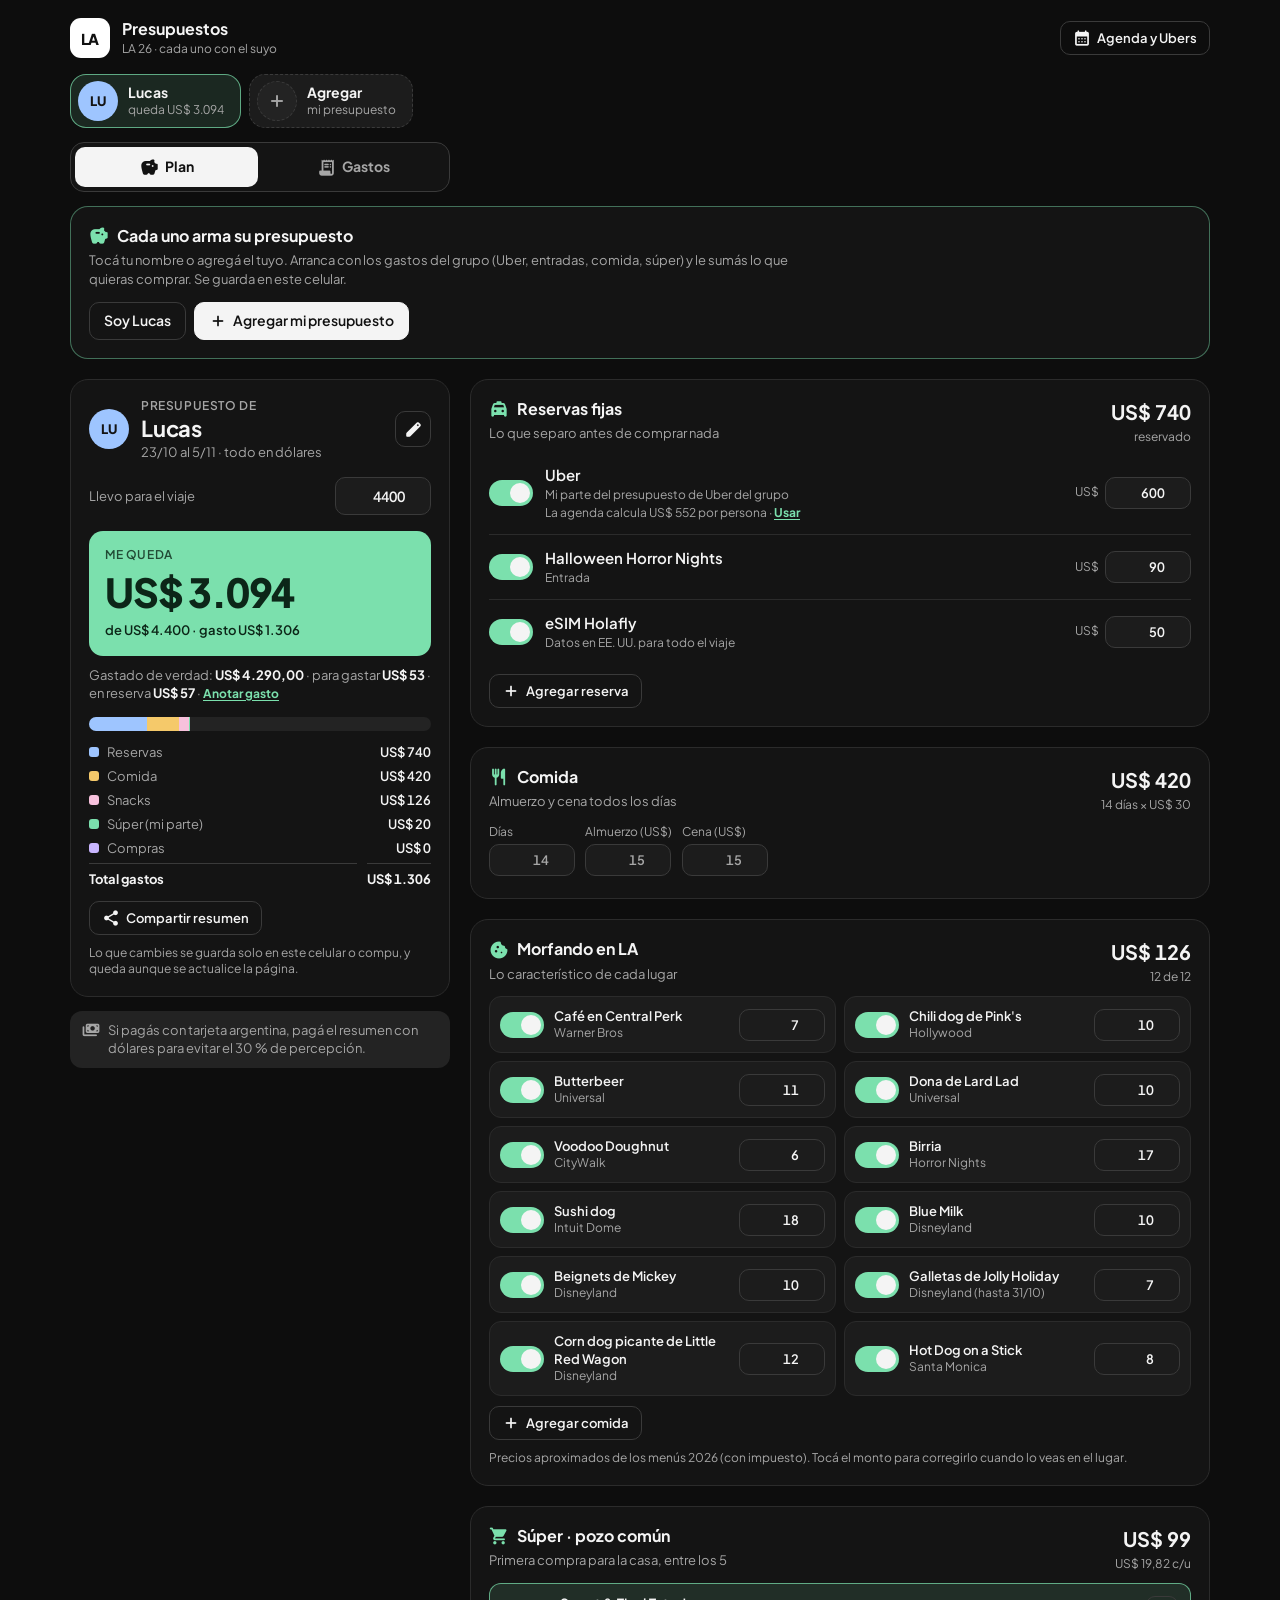
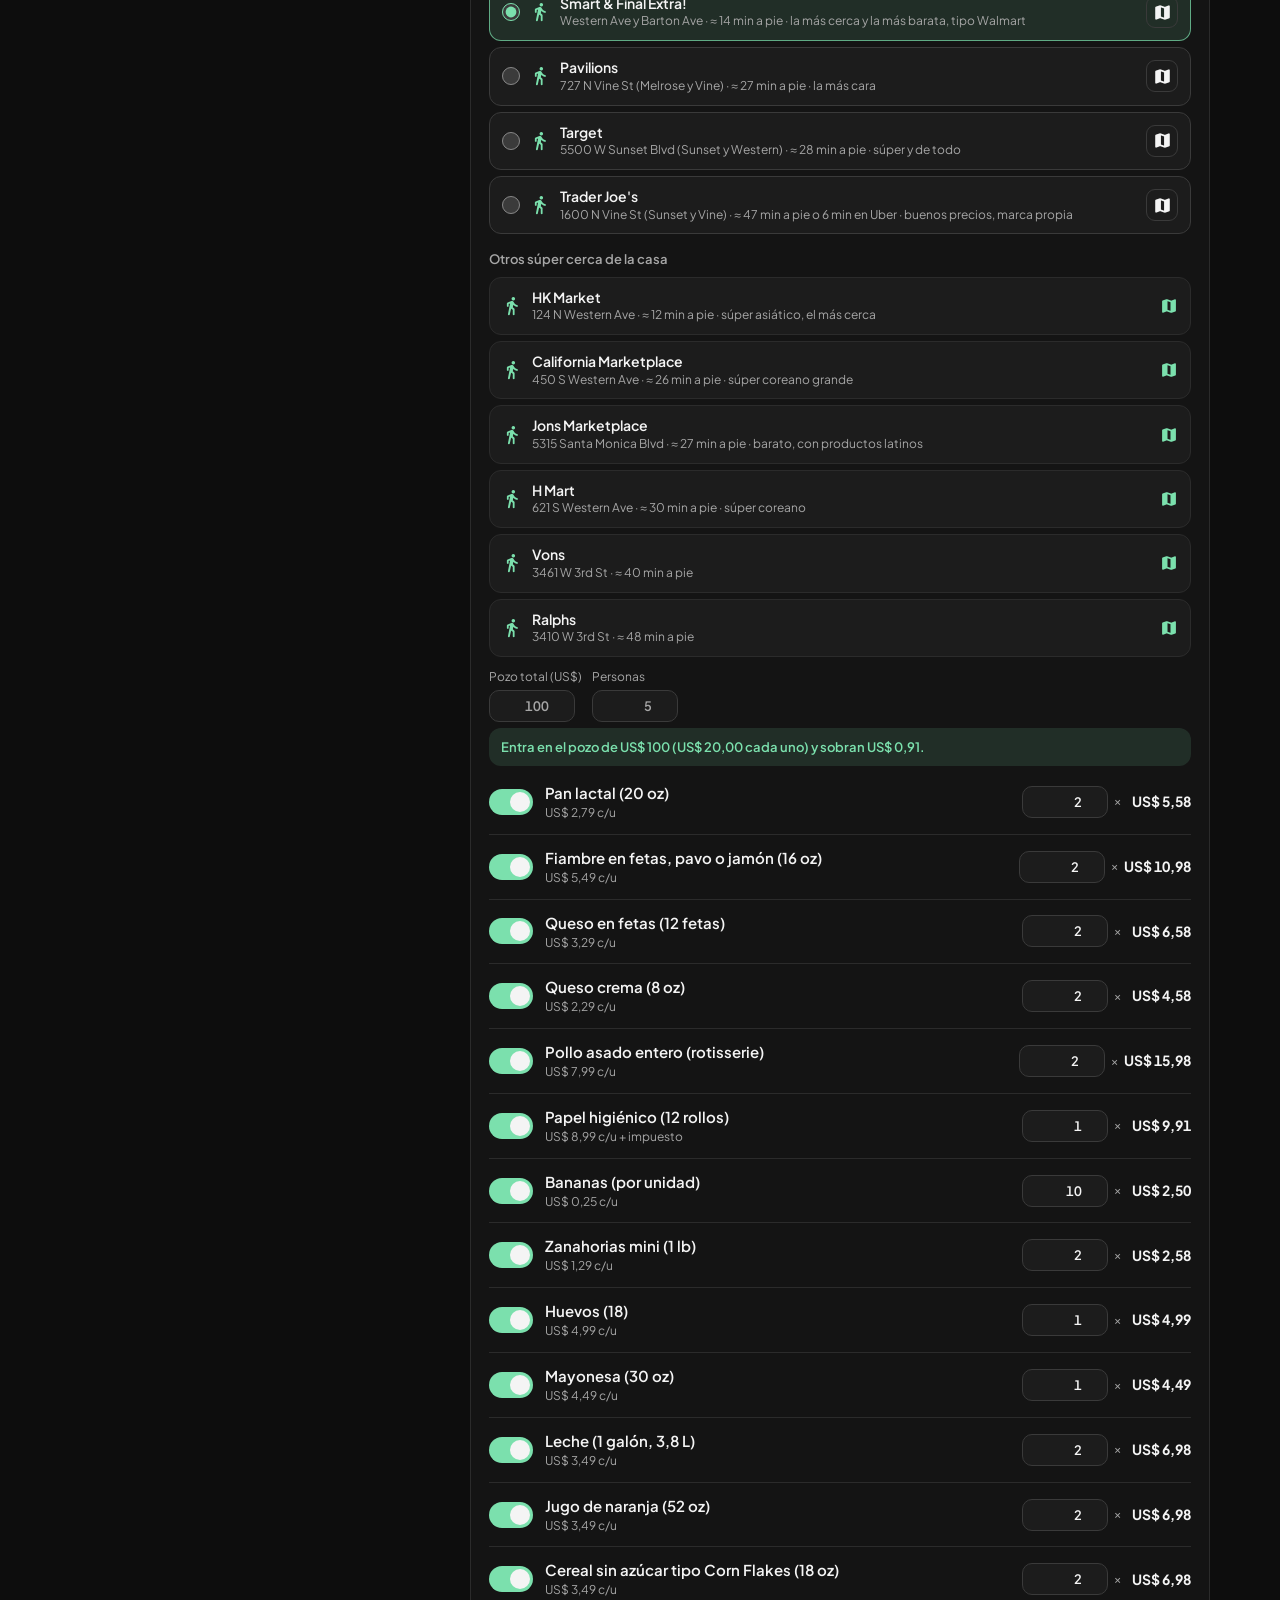
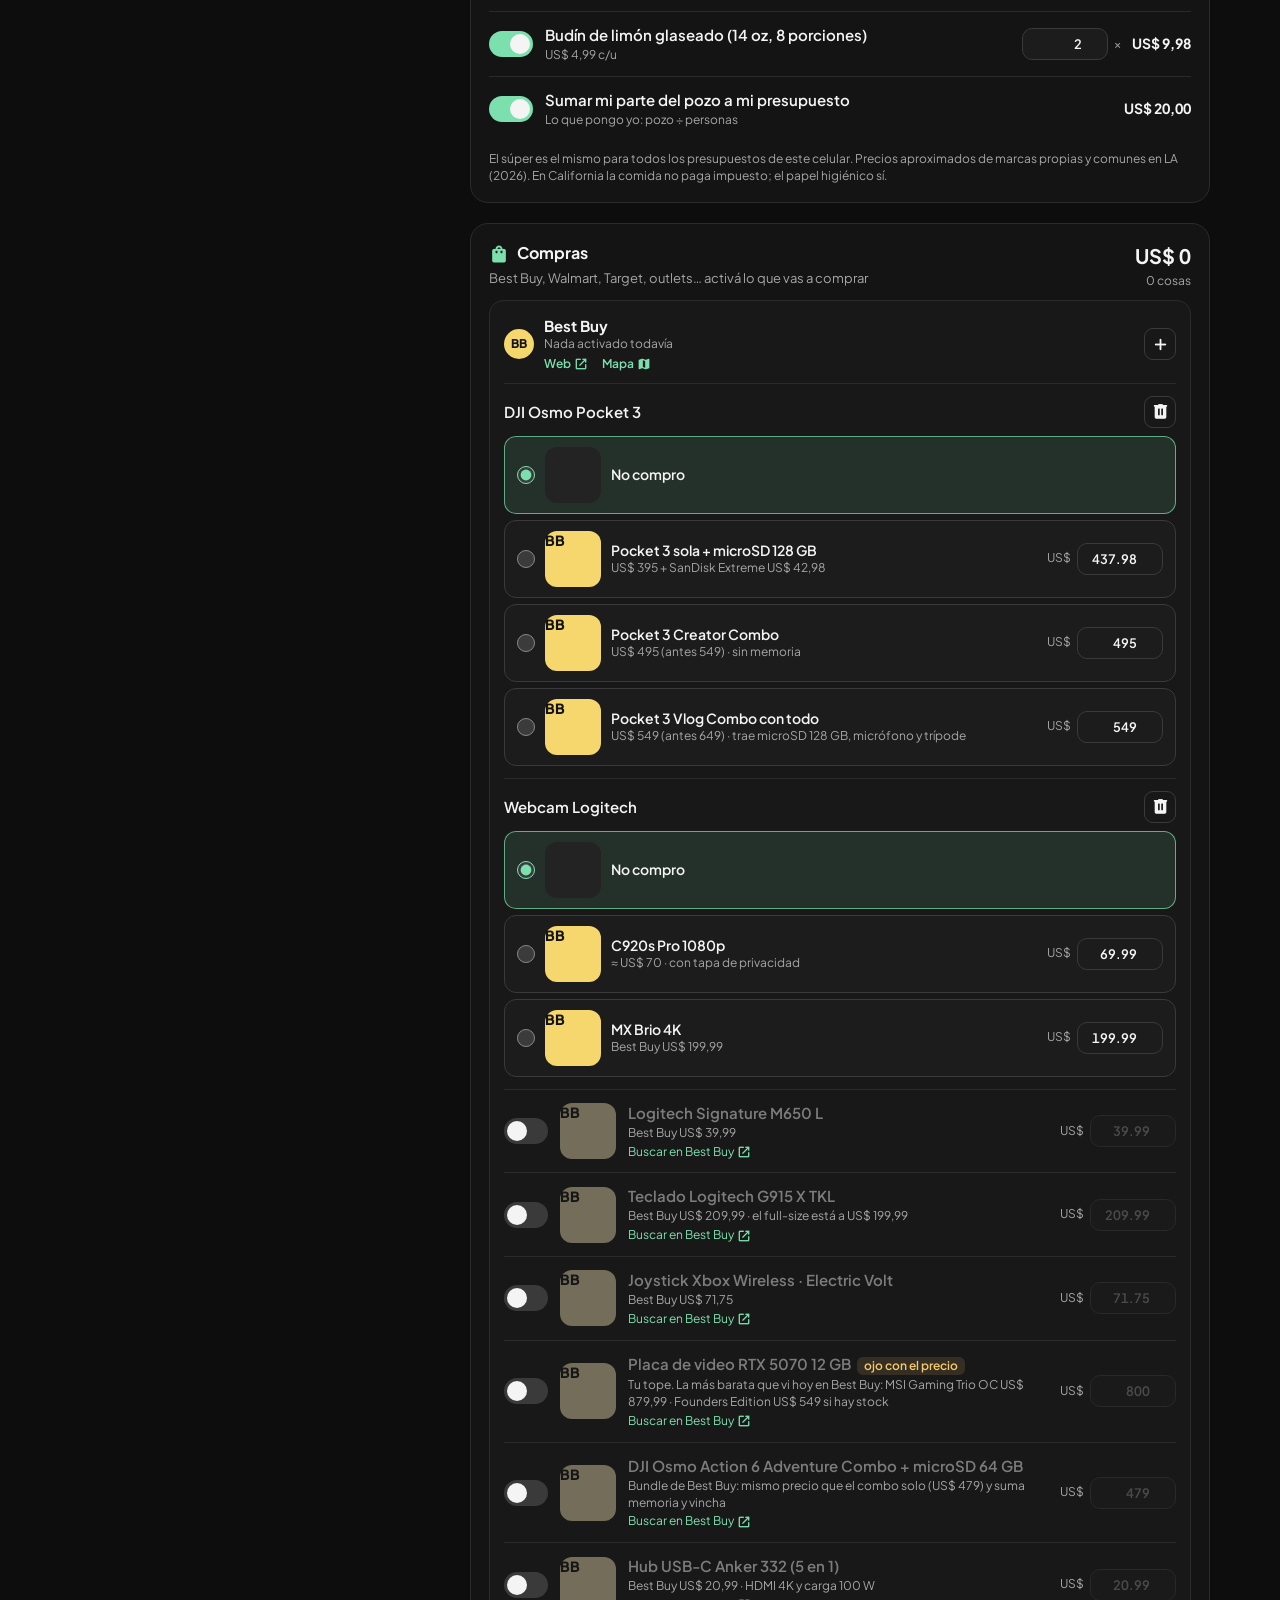
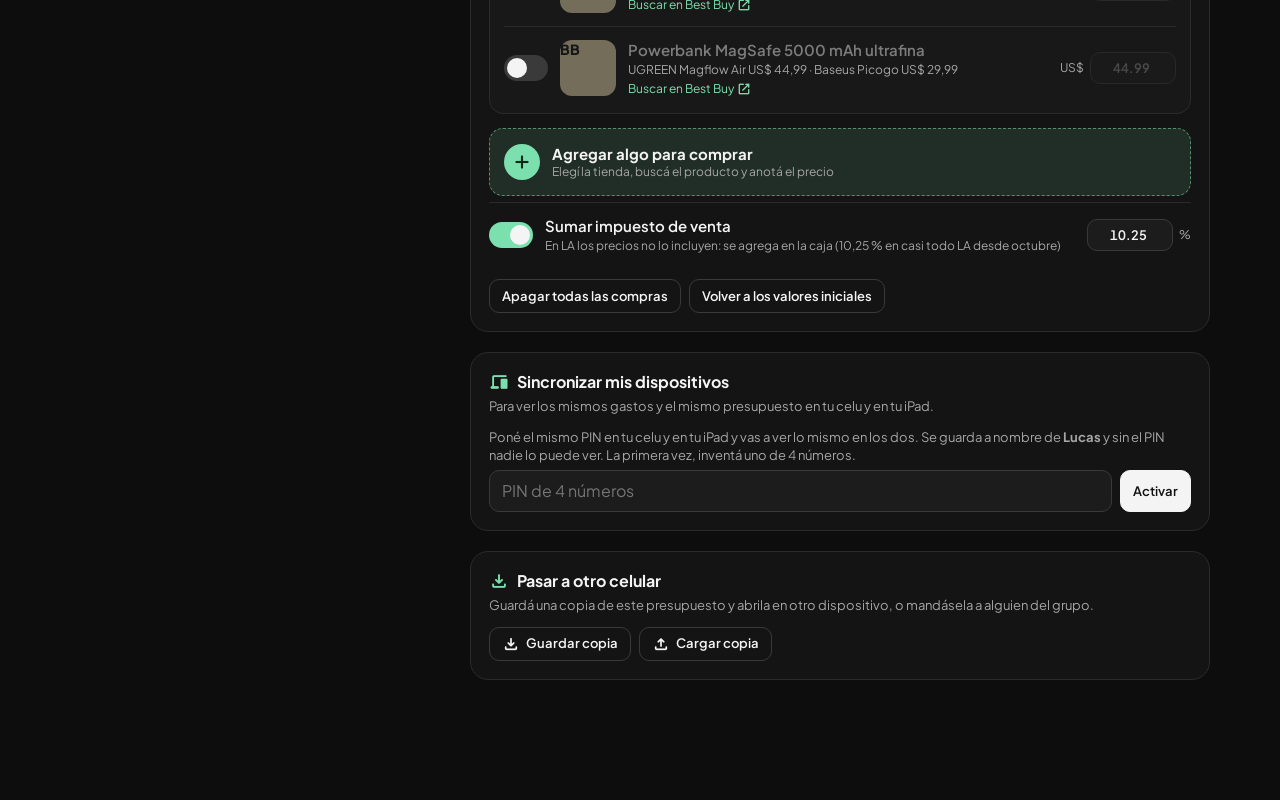
<file: presupuesto/index.html>
<!doctype html>
<html lang="es">
<head>
<meta charset="utf-8">
<meta name="viewport" content="width=device-width, initial-scale=1, viewport-fit=cover">
<meta name="theme-color" content="#111111">
<meta name="apple-mobile-web-app-capable" content="yes">
<meta name="apple-mobile-web-app-status-bar-style" content="black-translucent">
<title>LA 26 · Presupuestos</title>
<link rel="manifest" href="../manifest.webmanifest">
<link rel="icon" href="../icono.svg" type="image/svg+xml">
<link rel="apple-touch-icon" href="../icono.svg">
<link rel="preconnect" href="https://fonts.googleapis.com">
<link rel="preconnect" href="https://fonts.gstatic.com" crossorigin>
<link rel="stylesheet" href="https://fonts.googleapis.com/css2?family=Plus+Jakarta+Sans:wght@400;500;600;700;800&display=swap">
<link rel="stylesheet" href="https://fonts.googleapis.com/css2?family=Material+Symbols+Rounded:opsz,wght,FILL,GRAD@20..48,400..600,0..1,0&icon_names=add,backspace,calendar_month,close,confirmation_number,content_copy,cookie,delete,devices,directions_walk,download,edit,local_taxi,map,open_in_new,payments,receipt_long,restaurant,savings,search,share,shopping_bag,shopping_cart,upload,warning&display=block">
<link rel="stylesheet" href="presupuesto.css?v=12">
</head>
<body>
<header class="top">
  <a class="marca" href="../">
    <span class="logo">LA</span>
    <span class="marca-txt">
      <strong>Presupuestos</strong>
      <small>LA 26 · cada uno con el suyo</small>
    </span>
  </a>
  <a class="btn btn-sec btn-chico solo-desk" href="../">
    <span class="ms" aria-hidden="true">calendar_month</span>
    Agenda y Ubers
  </a>
</header>

<nav class="personas" id="personas" aria-label="Presupuesto de cada uno"></nav>

<div class="vistas">
  <div class="segmentos" role="tablist" aria-label="Plan o gastos">
    <button type="button" data-vista="plan">
      <span class="ms" aria-hidden="true">savings</span>
      Plan
    </button>
    <button type="button" data-vista="gastos">
      <span class="ms" aria-hidden="true">receipt_long</span>
      Gastos
    </button>
  </div>
</div>

<section class="bienvenida" id="bienvenida" hidden>
  <div class="caja">
    <h2><span class="ms" aria-hidden="true">savings</span>Cada uno arma su presupuesto</h2>
    <p class="sub">Tocá tu nombre o agregá el tuyo. Arranca con los gastos del grupo (Uber, entradas, comida, súper) y le sumás lo que quieras comprar. Se guarda en este celular.</p>
    <div class="fila-btns" id="bienvenida-btns"></div>
  </div>
</section>

<div class="wrap" id="wrap">
  <aside class="resumen">
    <div class="caja">
      <div class="cab-persona">
        <span class="sig" id="p-sig"></span>
        <div class="cab-persona-txt">
          <small class="rotulo">Presupuesto de</small>
          <h1 id="p-nombre"></h1>
          <p class="sub" id="p-fechas"></p>
        </div>
        <button class="icono-btn" id="editar-persona" aria-label="Editar nombre y color">
          <span class="ms" aria-hidden="true">edit</span>
        </button>
      </div>
      <div class="recibo">
        <label for="recibo">Llevo para el viaje</label>
        <input class="num" id="recibo" type="number" min="0" step="50" inputmode="numeric" data-k="recibo">
      </div>
      <div class="queda" id="queda">
        <small>Me queda</small>
        <b id="queda-n">US$ 0</b>
        <span id="queda-sub"></span>
      </div>
      <p class="real" id="real"></p>
      <div class="barra" id="barra"></div>
      <div class="leyenda" id="leyenda"></div>
      <div class="fila-btns acciones">
        <button class="btn btn-sec btn-chico" id="compartir">
          <span class="ms" aria-hidden="true">share</span>
          Compartir resumen
        </button>
      </div>
      <p class="nota">Lo que cambies se guarda solo en este celular o compu, y queda aunque se actualice la página.</p>
    </div>
    <div class="avisos" id="avisos"></div>
  </aside>

  <main class="cols">
    <section class="caja">
      <div class="cab">
        <div><h2><span class="ms" aria-hidden="true">local_taxi</span>Reservas fijas</h2><p class="sub">Lo que separo antes de comprar nada</p></div>
        <div class="tot"><b id="t-reservas">US$ 0</b><small>reservado</small></div>
      </div>
      <div id="reservas"></div>
      <button class="btn btn-sec btn-chico agregar-chico" data-agregar="reservas">
        <span class="ms" aria-hidden="true">add</span>
        Agregar reserva
      </button>
    </section>

    <section class="caja">
      <div class="cab">
        <div><h2><span class="ms" aria-hidden="true">restaurant</span>Comida</h2><p class="sub">Almuerzo y cena todos los días</p></div>
        <div class="tot"><b id="t-comida">US$ 0</b><small id="t-comida-sub"></small></div>
      </div>
      <div class="comida">
        <label>Días<input class="num chico" type="number" min="0" step="1" inputmode="numeric" data-k="dias"></label>
        <label>Almuerzo (US$)<input class="num chico" type="number" min="0" step="1" inputmode="decimal" data-k="almuerzo"></label>
        <label>Cena (US$)<input class="num chico" type="number" min="0" step="1" inputmode="decimal" data-k="cena"></label>
      </div>
    </section>

    <section class="caja">
      <div class="cab">
        <div><h2><span class="ms" aria-hidden="true">cookie</span>Morfando en LA</h2><p class="sub">Lo característico de cada lugar</p></div>
        <div class="tot"><b id="t-snacks">US$ 0</b><small id="t-snacks-sub"></small></div>
      </div>
      <div class="snacks" id="snacks"></div>
      <button class="btn btn-sec btn-chico agregar-chico" data-agregar="snacks">
        <span class="ms" aria-hidden="true">add</span>
        Agregar comida
      </button>
      <p class="nota">Precios aproximados de los menús 2026 (con impuesto). Tocá el monto para corregirlo cuando lo veas en el lugar.</p>
    </section>

    <section class="caja">
      <div class="cab">
        <div><h2><span class="ms" aria-hidden="true">shopping_cart</span>Súper · pozo común</h2><p class="sub" id="super-sub">Primera compra para la casa</p></div>
        <div class="tot"><b id="t-super">US$ 0</b><small id="t-super-sub"></small></div>
      </div>
      <div class="tiendas" id="tiendas"></div>
      <div class="cercanos" id="cercanos"></div>
      <div class="comida">
        <label>Pozo total (US$)<input class="num chico" type="number" min="0" step="5" inputmode="decimal" data-sk="pozo"></label>
        <label>Personas<input class="num chico" type="number" min="1" step="1" inputmode="numeric" data-sk="personas"></label>
      </div>
      <div class="pozo" id="pozo"></div>
      <div id="super"></div>
      <div class="fila" id="mi-parte"></div>
      <p class="nota">El súper es el mismo para todos los presupuestos de este celular. Precios aproximados de marcas propias y comunes en LA (2026). En California la comida no paga impuesto; el papel higiénico sí.</p>
    </section>

    <section class="caja">
      <div class="cab">
        <div><h2><span class="ms" aria-hidden="true">shopping_bag</span>Compras</h2><p class="sub">Best Buy, Walmart, Target, outlets… activá lo que vas a comprar</p></div>
        <div class="tot"><b id="t-compras">US$ 0</b><small id="t-compras-sub"></small></div>
      </div>
      <div id="compras"></div>
      <button class="agregar" data-agregar-compra="">
        <span class="ms" aria-hidden="true">add</span>
        <span><b>Agregar algo para comprar</b><small>Elegí la tienda, buscá el producto y anotá el precio</small></span>
      </button>
      <div id="impuesto"></div>
      <div class="fila-btns">
        <button class="btn btn-sec btn-chico" id="todo-off">Apagar todas las compras</button>
        <button class="btn btn-sec btn-chico" id="reset">Volver a los valores iniciales</button>
      </div>
    </section>

    <section class="caja" id="sync-caja">
      <div class="cab">
        <div><h2><span class="ms" aria-hidden="true">devices</span>Sincronizar mis dispositivos</h2><p class="sub">Para ver los mismos gastos y el mismo presupuesto en tu celu y en tu iPad.</p></div>
      </div>
      <div id="sync-box"></div>
    </section>

    <section class="caja">
      <div class="cab">
        <div><h2><span class="ms" aria-hidden="true">download</span>Pasar a otro celular</h2><p class="sub">Guardá una copia de este presupuesto y abrila en otro dispositivo, o mandásela a alguien del grupo.</p></div>
      </div>
      <div class="fila-btns">
        <button class="btn btn-sec btn-chico" id="exportar">
          <span class="ms" aria-hidden="true">download</span>
          Guardar copia
        </button>
        <label class="btn btn-sec btn-chico" for="archivo">
          <span class="ms" aria-hidden="true">upload</span>
          Cargar copia
        </label>
        <input type="file" id="archivo" accept=".json,application/json" hidden>
      </div>
    </section>
  </main>
</div>

<section class="gastos-vista" id="vista-gastos" hidden>
  <div class="caja g-resumen" id="g-queda-box">
    <small class="rotulo" id="g-titulo">Te quedan</small>
    <b id="g-queda">US$ 0</b>
    <span id="g-sub"></span>
    <div class="g-barra"><i id="g-barra"></i><i id="g-barra-res" class="res"></i></div>
    <small class="g-plan" id="g-plan"></small>
  </div>

  <div class="caja calc">
    <div class="calc-pantalla" aria-live="polite">
      <span id="calc-expr"></span>
      <b id="calc-total">US$ 0,00</b>
    </div>
    <div class="cats" id="g-cats"></div>
    <input class="g-nota" id="g-nota" type="text" maxlength="80" placeholder="¿En qué? (opcional)" autocomplete="off">
    <div class="teclado">
      <button type="button" data-tecla="7" style="grid-area:k7">7</button>
      <button type="button" data-tecla="8" style="grid-area:k8">8</button>
      <button type="button" data-tecla="9" style="grid-area:k9">9</button>
      <button type="button" data-tecla="borrar" class="op" style="grid-area:kb" aria-label="Borrar el último número"><span class="ms" aria-hidden="true">backspace</span></button>
      <button type="button" data-tecla="4" style="grid-area:k4">4</button>
      <button type="button" data-tecla="5" style="grid-area:k5">5</button>
      <button type="button" data-tecla="6" style="grid-area:k6">6</button>
      <button type="button" data-tecla="C" class="op" style="grid-area:kc" aria-label="Borrar todo">C</button>
      <button type="button" data-tecla="1" style="grid-area:k1">1</button>
      <button type="button" data-tecla="2" style="grid-area:k2">2</button>
      <button type="button" data-tecla="3" style="grid-area:k3">3</button>
      <button type="button" data-tecla="+" class="op mas" style="grid-area:kp" aria-label="Sumar">+</button>
      <button type="button" data-tecla="0" style="grid-area:k0">0</button>
      <button type="button" data-tecla="." style="grid-area:kd" aria-label="Coma decimal">,</button>
    </div>
    <div class="g-acciones">
      <button type="button" class="btn btn-sec btn-reservar" id="g-reservar" disabled><span class="ms" aria-hidden="true">savings</span>Reservar</button>
      <button type="button" class="btn btn-anotar" id="g-anotar" disabled>Anotar gasto</button>
    </div>
  </div>

  <div class="caja" id="g-res-caja" hidden>
    <h2><span class="ms" aria-hidden="true">savings</span>En reserva<span class="h2-num" id="g-res-tot"></span></h2>
    <p class="sub">No está gastada, pero no se toca: no cuenta en lo que te queda para gastar.</p>
    <div id="g-res-lista"></div>
  </div>

  <div class="caja">
    <h2><span class="ms" aria-hidden="true">receipt_long</span>Lo que gasté</h2>
    <div id="g-lista"></div>
  </div>

  <p class="g-sync" id="g-sync"></p>
</section>

<nav class="tabbar" aria-label="Secciones">
  <a href="../">
    <span class="ms" aria-hidden="true">calendar_month</span>
    Agenda
  </a>
  <a href="../#mapa">
    <span class="ms" aria-hidden="true">map</span>
    Mapa
  </a>
  <a href="../#uber">
    <span class="ms" aria-hidden="true">payments</span>
    Uber
  </a>
  <a href="#plan" data-vista="plan">
    <span class="ms" aria-hidden="true">savings</span>
    Presupuestos
  </a>
  <a href="#gastos" data-vista="gastos">
    <span class="ms" aria-hidden="true">receipt_long</span>
    Gastos
  </a>
</nav>

<dialog class="modal" id="modal-persona">
  <form method="dialog" class="modal-cuerpo" id="form-persona">
    <header class="modal-cab">
      <h2 id="persona-titulo">Nuevo presupuesto</h2>
      <button type="button" class="icono-btn" data-cerrar aria-label="Cerrar">
        <span class="ms" aria-hidden="true">close</span>
      </button>
    </header>
    <label class="campo">
      <span>Nombre</span>
      <input id="pe-nombre" type="text" maxlength="24" placeholder="Ej: Caro" autocomplete="off">
    </label>
    <label class="campo">
      <span>Plata que llevás (US$)</span>
      <input id="pe-recibo" type="number" min="0" step="50" inputmode="numeric" placeholder="Ej: 2000">
    </label>
    <div class="campo">
      <span>Color</span>
      <div class="colores" id="pe-colores"></div>
    </div>
    <p class="ayuda" id="pe-ayuda">Arranca con los gastos del grupo (Uber, entradas, comida y súper) y después cambiás lo que quieras.</p>
    <footer class="modal-pie">
      <button type="button" class="btn btn-peligro" id="pe-borrar">Borrar</button>
      <span class="espacio"></span>
      <button type="button" class="btn btn-sec" data-cerrar>Cancelar</button>
      <button type="submit" class="btn" id="pe-guardar">Crear</button>
    </footer>
  </form>
</dialog>

<dialog class="modal" id="modal-item">
  <form method="dialog" class="modal-cuerpo" id="form-item">
    <header class="modal-cab">
      <h2 id="item-titulo">Agregar</h2>
      <button type="button" class="icono-btn" data-cerrar aria-label="Cerrar">
        <span class="ms" aria-hidden="true">close</span>
      </button>
    </header>
    <label class="campo">
      <span>Nombre</span>
      <input id="it-nombre" type="text" maxlength="80" autocomplete="off">
    </label>
    <label class="campo">
      <span id="it-nota-label">Detalle</span>
      <input id="it-nota" type="text" maxlength="120" autocomplete="off" placeholder="Opcional">
    </label>
    <label class="campo">
      <span>Precio (US$)</span>
      <input id="it-precio" type="number" min="0" step="0.01" inputmode="decimal">
    </label>
    <footer class="modal-pie">
      <button type="button" class="btn btn-peligro" id="it-borrar">Borrar</button>
      <span class="espacio"></span>
      <button type="button" class="btn btn-sec" data-cerrar>Cancelar</button>
      <button type="submit" class="btn" id="it-guardar">Agregar</button>
    </footer>
  </form>
</dialog>

<dialog class="modal" id="modal-compra">
  <form method="dialog" class="modal-cuerpo" id="form-compra">
    <header class="modal-cab">
      <h2 id="compra-titulo">Agregar compra</h2>
      <button type="button" class="icono-btn" data-cerrar aria-label="Cerrar">
        <span class="ms" aria-hidden="true">close</span>
      </button>
    </header>
    <label class="campo">
      <span>Link del producto (opcional)</span>
      <input id="c-link" type="url" inputmode="url" placeholder="Pegá el link de Best Buy, Walmart, Amazon…" autocomplete="off">
      <small class="ayuda" id="c-link-ayuda">Con el link se completan la tienda y el nombre. El precio lo anotás vos.</small>
    </label>
    <div class="campo">
      <span>Tienda</span>
      <div id="c-tiendas"></div>
      <input id="c-tienda-otra" type="text" maxlength="40" placeholder="Nombre de la tienda" autocomplete="off" hidden>
    </div>
    <label class="campo">
      <span>Producto</span>
      <input id="c-nombre" type="text" maxlength="90" placeholder="Ej: AirPods 4" autocomplete="off">
    </label>
    <div class="fila-btns" id="c-buscar"></div>
    <div class="fila-campos">
      <label class="campo-mini"><small>Precio en la etiqueta (US$)</small><input id="c-precio" type="number" min="0" step="0.01" inputmode="decimal"></label>
      <label class="campo-mini corto"><small>Cantidad</small><input id="c-cant" type="number" min="1" step="1" inputmode="numeric" value="1"></label>
    </div>
    <small class="ayuda">En EE. UU. la etiqueta no incluye el impuesto: se suma solo abajo, en Compras.</small>
    <label class="campo">
      <span>Nota</span>
      <input id="c-nota" type="text" maxlength="120" placeholder="Opcional: color, talle, modelo…" autocomplete="off">
    </label>
    <footer class="modal-pie">
      <button type="button" class="btn btn-peligro" id="c-borrar">Borrar</button>
      <span class="espacio"></span>
      <button type="button" class="btn btn-sec" data-cerrar>Cancelar</button>
      <button type="submit" class="btn" id="c-guardar">Agregar</button>
    </footer>
  </form>
</dialog>

<div class="toast" id="toast" role="status" aria-live="polite"></div>

<script src="datos.js?v=30"></script>
<script src="presupuesto.js?v=30"></script>
</body>
</html>
</file>
<file: presupuesto/presupuesto.css>
:root {
  --bg: #0d0d0d;
  --panel: #141414;
  --card: #1c1c1c;
  --card-2: #232323;
  --line: #2b2b2b;
  --line-2: #3a3a3a;
  --text: #f4f4f4;
  --muted: #a6a6a6;
  --muted-2: #7c7c7c;
  --mint: #7be0ad;
  --mint-ink: #0c2618;
  --mint-soft: rgba(123, 224, 173, 0.13);
  --amber: #f5c96a;
  --amber-soft: rgba(245, 201, 106, 0.13);
  --red: #ff8f87;
  --red-soft: rgba(255, 143, 135, 0.14);
  --pink: #f7c1dc;
  --blue: #9ec5ff;
  --violet: #c9b6ff;
  --tab-h: 64px;
  --safe-b: env(safe-area-inset-bottom, 0px);
  color-scheme: dark;
}

* { box-sizing: border-box; }

html, body { margin: 0; }

body {
  background: var(--bg);
  color: var(--text);
  font-family: "Plus Jakarta Sans", system-ui, -apple-system, "Segoe UI", sans-serif;
  font-size: 14px;
  line-height: 1.4;
  -webkit-font-smoothing: antialiased;
  -webkit-tap-highlight-color: transparent;
}

button, input, textarea, select { font: inherit; color: inherit; }
button { cursor: pointer; }
a { color: inherit; }
[hidden] { display: none !important; }

.ms {
  font-family: "Material Symbols Rounded";
  font-weight: normal;
  font-style: normal;
  font-size: 20px;
  line-height: 1;
  width: 1em;
  overflow: hidden;
  display: inline-block;
  flex: none;
  letter-spacing: normal;
  text-transform: none;
  white-space: nowrap;
  direction: ltr;
  -webkit-font-smoothing: antialiased;
  font-feature-settings: "liga";
  font-variation-settings: "FILL" 1, "wght" 500, "GRAD" 0, "opsz" 24;
}

.top {
  max-width: 1180px;
  margin: 0 auto;
  padding: 18px 20px 6px;
  display: flex;
  align-items: center;
  gap: 12px;
}
.marca { display: flex; align-items: center; gap: 12px; flex: 1; min-width: 0; text-decoration: none; }
.logo {
  width: 40px;
  height: 40px;
  border-radius: 11px;
  background: #fff;
  color: #111;
  display: grid;
  place-items: center;
  font-weight: 800;
  font-size: 15px;
  letter-spacing: -0.02em;
  flex: none;
}
.marca-txt { display: flex; flex-direction: column; min-width: 0; }
.marca-txt strong { font-size: 16px; font-weight: 700; }
.marca-txt small { font-size: 12px; color: var(--muted); white-space: nowrap; overflow: hidden; text-overflow: ellipsis; }

.btn {
  height: 38px;
  padding: 0 14px;
  border-radius: 10px;
  border: 1px solid #f4f4f4;
  background: #f4f4f4;
  color: #111;
  font-weight: 600;
  font-size: 14px;
  display: inline-flex;
  align-items: center;
  justify-content: center;
  gap: 6px;
  white-space: nowrap;
  text-decoration: none;
}
.btn:hover { background: #fff; }
.btn .ms { font-size: 18px; }
.btn-sec { background: transparent; color: var(--text); border-color: var(--line-2); }
.btn-sec:hover { background: var(--card-2); }
.btn-peligro { background: transparent; color: var(--red); border-color: rgba(255, 143, 135, 0.4); }
.btn-peligro:hover { background: var(--red-soft); }
.btn-chico { height: 34px; font-size: 13px; padding: 0 12px; }
.fila-btns { display: flex; gap: 8px; flex-wrap: wrap; }

.icono-btn {
  width: 36px;
  height: 36px;
  border-radius: 10px;
  border: 1px solid var(--line-2);
  background: transparent;
  display: grid;
  place-items: center;
  color: var(--text);
  flex: none;
  text-decoration: none;
}
.icono-btn:hover { background: var(--card-2); }
.icono-btn .ms { font-size: 19px; }
.icono-btn.chico { width: 32px; height: 32px; border-radius: 9px; }

.sig {
  width: 40px;
  height: 40px;
  border-radius: 50%;
  display: grid;
  place-items: center;
  font-weight: 800;
  font-size: 13px;
  color: #141414;
  letter-spacing: -0.02em;
  background: #fff;
  flex: none;
}
.sig.chico { width: 30px; height: 30px; font-size: 12px; }
.sig.vacio { background: var(--card-2); color: var(--muted); border: 1px dashed var(--line-2); }
.sig .ms { font-size: 20px; }

.personas {
  max-width: 1180px;
  margin: 0 auto;
  padding: 10px 20px 14px;
  display: flex;
  gap: 8px;
  overflow-x: auto;
  scrollbar-width: none;
}
.personas::-webkit-scrollbar { display: none; }
.persona {
  flex: none;
  display: flex;
  align-items: center;
  gap: 10px;
  height: 54px;
  padding: 0 16px 0 7px;
  border-radius: 16px;
  border: 1px solid var(--line-2);
  background: var(--card);
  text-align: left;
}
.persona:hover { background: var(--card-2); }
.persona.sel { border-color: rgba(123, 224, 173, 0.7); background: var(--mint-soft); }
.persona b { display: block; font-size: 14px; font-weight: 700; }
.persona small { display: block; font-size: 12px; color: var(--muted); font-variant-numeric: tabular-nums; }
.persona small.neg { color: var(--red); }
.persona.nueva { border-style: dashed; }

.bienvenida { max-width: 1180px; margin: 0 auto; padding: 0 20px 14px; }
.bienvenida .caja { border-color: rgba(123, 224, 173, 0.45); }
.bienvenida .sub { max-width: 720px; margin: 4px 0 14px; }

.wrap {
  max-width: 1180px;
  margin: 0 auto;
  padding: 6px 20px 120px;
  display: grid;
  grid-template-columns: 380px 1fr;
  gap: 20px;
  align-items: start;
}
.resumen { position: sticky; top: 20px; display: flex; flex-direction: column; gap: 14px; }
.caja { background: var(--panel); border: 1px solid var(--line); border-radius: 18px; padding: 18px; }
h1 { margin: 0; font-size: 22px; line-height: 1.2; letter-spacing: -0.01em; overflow-wrap: break-word; }
.rotulo { display: block; font-size: 12px; font-weight: 600; color: var(--muted); text-transform: uppercase; letter-spacing: 0.05em; }
h2 { margin: 0 0 4px; font-size: 16px; display: flex; align-items: center; gap: 8px; }
h2 .ms { color: var(--mint); }
.sub { color: var(--muted); font-size: 13px; margin: 2px 0 0; }

.cab-persona { display: flex; align-items: center; gap: 12px; }
.cab-persona-txt { flex: 1; min-width: 0; }

.recibo { display: flex; align-items: center; gap: 10px; margin-top: 16px; }
.recibo label { color: var(--muted); font-size: 13px; flex: 1; }
.num {
  width: 96px;
  height: 38px;
  border-radius: 10px;
  border: 1px solid var(--line-2);
  background: var(--card);
  padding: 0 10px;
  text-align: right;
  font-weight: 600;
  font-variant-numeric: tabular-nums;
}
.num.chico { width: 86px; height: 32px; font-size: 13px; }
.num:focus { outline: 2px solid rgba(123, 224, 173, 0.6); border-color: transparent; }

.queda { margin-top: 16px; padding: 16px; border-radius: 14px; background: var(--mint); color: var(--mint-ink); transition: background 0.2s; }
.queda.neg { background: var(--red); color: #2a0b08; }
.queda small { display: block; font-size: 12px; font-weight: 600; opacity: 0.8; text-transform: uppercase; letter-spacing: 0.05em; }
.queda b { display: block; font-size: 40px; font-weight: 800; letter-spacing: -0.03em; font-variant-numeric: tabular-nums; }
.queda span { font-size: 13px; font-weight: 600; }

.barra { display: flex; height: 14px; border-radius: 7px; overflow: hidden; background: var(--card-2); margin-top: 14px; }
.barra i { display: block; height: 100%; transition: width 0.25s; }
.leyenda { display: grid; grid-template-columns: 1fr auto; gap: 6px 10px; margin-top: 12px; font-size: 13px; }
.leyenda span { display: flex; align-items: center; gap: 8px; color: var(--muted); }
.leyenda span::before { content: ""; width: 10px; height: 10px; border-radius: 3px; background: var(--c); flex: none; }
.leyenda b { text-align: right; font-variant-numeric: tabular-nums; font-weight: 600; }
.leyenda .total { border-top: 1px solid var(--line-2); padding-top: 6px; color: var(--text); font-weight: 700; }
.leyenda .total::before { display: none; }
.acciones { margin-top: 14px; }

.avisos { display: flex; flex-direction: column; gap: 8px; }
.aviso { display: flex; gap: 8px; padding: 10px 12px; border-radius: 12px; font-size: 13px; background: var(--amber-soft); color: var(--amber); }
.aviso.gris { background: var(--card-2); color: var(--muted); }
.aviso .ms { font-size: 18px; }

.cols { display: flex; flex-direction: column; gap: 20px; min-width: 0; }
.cab { display: flex; justify-content: space-between; align-items: flex-start; gap: 12px; margin-bottom: 6px; }
.cab > div:first-child { min-width: 0; }
.cab .tot { text-align: right; flex: 0 0 auto; max-width: 46%; }
.cab .tot b { display: block; font-size: 20px; font-variant-numeric: tabular-nums; }
.cab .tot small { color: var(--muted); font-size: 12px; }

.fila { display: grid; grid-template-columns: auto 1fr auto; gap: 12px; align-items: center; padding: 12px 0; border-top: 1px solid var(--line); }
.fila:first-child { border-top: 0; }
.fila.con-foto { grid-template-columns: auto auto 1fr auto; }
.foto { width: 56px; height: 56px; border-radius: 12px; background: #fff; object-fit: contain; padding: 4px; display: block; }
.foto.sig { padding: 0; border-radius: 12px; font-size: 14px; }
.foto.vacia { background: var(--card-2); }
.fila.off .foto { opacity: 0.45; filter: grayscale(0.6); }
.txt b { display: block; font-size: 15px; font-weight: 600; }
.txt small { display: block; font-size: 12px; color: var(--muted); margin-top: 2px; }
.txt small a { color: var(--mint); text-decoration: none; display: inline-flex; align-items: center; gap: 3px; }
.txt small a:hover { text-decoration: underline; }
.txt small a .ms { font-size: 14px; }
.fila.off .txt b, .fila.off .precio { color: var(--muted-2); }
.fila.off .num { opacity: 0.5; }
.nombre {
  border: 0;
  background: none;
  padding: 0;
  margin: 0;
  text-align: left;
  display: block;
  max-width: 100%;
}
.nombre:hover b, .nombre:focus-visible b { text-decoration: underline; text-decoration-color: var(--line-2); text-underline-offset: 3px; }
.precio { display: flex; align-items: center; gap: 6px; font-variant-numeric: tabular-nums; }
.precio em { font-style: normal; color: var(--muted); font-size: 12px; }
.uber-est { color: var(--mint); }
.link-btn { border: 0; background: none; padding: 0; color: var(--mint); font-weight: 700; font-size: 12px; text-decoration: underline; text-underline-offset: 2px; }

.sw { position: relative; width: 44px; height: 26px; flex: none; }
.sw input { position: absolute; inset: 0; opacity: 0; cursor: pointer; margin: 0; z-index: 1; }
.sw i { position: absolute; inset: 0; border-radius: 13px; background: var(--line-2); transition: background 0.15s; }
.sw i::after { content: ""; position: absolute; top: 3px; left: 3px; width: 20px; height: 20px; border-radius: 50%; background: #f4f4f4; transition: transform 0.15s; }
.sw input:checked + i { background: var(--mint); }
.sw input:checked + i::after { transform: translateX(18px); }
.sw input:focus-visible + i { outline: 2px solid var(--mint); outline-offset: 2px; }

.comida { display: flex; flex-wrap: wrap; gap: 10px; margin: 10px 0 4px; }
.comida label { display: flex; flex-direction: column; gap: 4px; font-size: 12px; color: var(--muted); }

.snacks { display: grid; grid-template-columns: repeat(auto-fill, minmax(240px, 1fr)); gap: 8px; margin-top: 10px; }
.snack { display: grid; grid-template-columns: auto 1fr auto; gap: 10px; align-items: center; padding: 10px; border-radius: 12px; background: var(--card); border: 1px solid var(--line); }
.snack.off { opacity: 0.55; }
.snack b { display: block; font-size: 13px; font-weight: 600; }
.snack small { display: block; font-size: 12px; color: var(--muted); }

.agregar-chico { margin-top: 10px; }

.tienda-grupo { margin-top: 14px; border: 1px solid var(--line); border-radius: 14px; padding: 4px 14px; background: rgba(255, 255, 255, 0.015); }
.tienda-grupo:first-child { margin-top: 10px; }
.tienda-cab { display: flex; align-items: center; gap: 10px; padding: 10px 0; border-bottom: 1px solid var(--line); }
.tienda-txt { flex: 1; min-width: 0; }
.tienda-txt b { display: block; font-size: 15px; font-weight: 700; }
.tienda-txt small { display: block; font-size: 12px; color: var(--muted); }
.tienda-links { display: flex; flex-wrap: wrap; gap: 4px 14px; margin-top: 3px; }
.tienda-links a { font-size: 12px; font-weight: 600; color: var(--mint); text-decoration: none; display: inline-flex; align-items: center; gap: 3px; }
.tienda-links a:hover { text-decoration: underline; }
.tienda-links .ms { font-size: 14px; }
.tienda-grupo .fila:first-of-type { border-top: 0; }

.grupo { padding: 12px 0; border-top: 1px solid var(--line); }
.tienda-cab + .grupo { border-top: 0; }
.grupo-cab { display: flex; align-items: center; justify-content: space-between; gap: 10px; margin-bottom: 8px; }
.grupo-cab b { font-size: 15px; font-weight: 600; }
.opciones { display: flex; flex-direction: column; gap: 6px; }
.opcion { display: grid; grid-template-columns: auto auto 1fr auto; gap: 10px; align-items: center; padding: 10px 12px; border-radius: 12px; border: 1px solid var(--line-2); background: var(--card); cursor: pointer; }
.opcion input { accent-color: var(--mint); width: 18px; height: 18px; margin: 0; }
.opcion.sel { border-color: rgba(123, 224, 173, 0.7); background: var(--mint-soft); }
.opcion span b { display: block; font-weight: 600; }
.opcion span small { display: block; color: var(--muted); font-size: 12px; }
.opcion small a { color: var(--mint); text-decoration: none; display: inline-flex; align-items: center; gap: 3px; }
.opcion small a:hover { text-decoration: underline; }
.opcion small a .ms { font-size: 14px; }
.tag { display: inline-block; font-size: 12px; font-weight: 600; padding: 1px 7px; border-radius: 6px; background: var(--amber-soft); color: var(--amber); margin-left: 6px; }

.vacio-compras { margin: 10px 0 0; padding: 14px; border-radius: 12px; background: var(--card); color: var(--muted); font-size: 13px; }

.agregar {
  width: 100%;
  margin-top: 14px;
  display: flex;
  align-items: center;
  gap: 12px;
  padding: 14px;
  border-radius: 14px;
  border: 1px dashed rgba(123, 224, 173, 0.55);
  background: var(--mint-soft);
  color: var(--text);
  text-align: left;
}
.agregar:hover { background: rgba(123, 224, 173, 0.2); }
.agregar > .ms { width: 36px; height: 36px; border-radius: 50%; background: var(--mint); color: var(--mint-ink); display: grid; place-items: center; font-size: 22px; }
.agregar b { display: block; font-size: 15px; }
.agregar small { display: block; font-size: 12px; color: var(--muted); }

#impuesto { margin-top: 6px; }
#impuesto .fila { border-top: 1px solid var(--line); }

.tiendas { display: flex; flex-direction: column; gap: 6px; margin: 10px 0; }
.cercanos { display: flex; flex-direction: column; gap: 6px; margin: 2px 0 12px; }
.cercanos:empty { display: none; }
.cercanos-tit { font-size: 13px; font-weight: 600; color: var(--muted); margin: 6px 0 2px; }
.cercano { display: grid; grid-template-columns: auto 1fr auto; gap: 10px; align-items: center; padding: 10px 12px; border-radius: 12px; border: 1px solid var(--line); background: var(--card); color: var(--text); text-decoration: none; }
.cercano:hover { background: var(--card-2); }
.cercano b { display: block; font-weight: 600; }
.cercano small { display: block; font-size: 12px; color: var(--muted); }
.cercano > .ms:last-child { font-size: 18px; color: var(--mint); }
.cercano, .cercano > span { min-width: 0; }
.caminar { color: var(--mint); }
.pozo { margin: 6px 0 4px; padding: 10px 12px; border-radius: 12px; font-size: 13px; font-weight: 600; background: var(--mint-soft); color: var(--mint); }
.pozo.neg { background: var(--red-soft); color: var(--red); }
.sub-tot { min-width: 64px; text-align: right; font-variant-numeric: tabular-nums; }
.nota { font-size: 12px; color: var(--muted); margin: 10px 0 0; }
.caja > .fila-btns { margin-top: 12px; }

.wrap > *, .resumen > *, .txt, .snack > div, .opcion span { min-width: 0; }

.modal {
  width: min(560px, calc(100vw - 24px));
  max-height: min(88dvh, 860px);
  padding: 0;
  border: 1px solid var(--line-2);
  border-radius: 20px;
  background: var(--card);
  color: var(--text);
  box-shadow: 0 30px 80px rgba(0, 0, 0, 0.6);
}
.modal::backdrop { background: rgba(0, 0, 0, 0.62); }
.modal-cuerpo { padding: 18px; display: flex; flex-direction: column; gap: 14px; }
.modal-cab { display: flex; align-items: center; justify-content: space-between; gap: 10px; }
.modal-cab h2 { margin: 0; font-size: 18px; }
.modal-pie { display: flex; gap: 8px; align-items: center; padding-top: 4px; }
.espacio { flex: 1; }

.campo { display: flex; flex-direction: column; gap: 6px; }
.campo > span { font-size: 12px; font-weight: 600; color: var(--muted); text-transform: uppercase; letter-spacing: 0.05em; }
.campo input, .campo-mini input {
  width: 100%;
  min-height: 42px;
  padding: 8px 12px;
  border-radius: 10px;
  border: 1px solid var(--line-2);
  background: var(--panel);
  color: var(--text);
  font-size: 15px;
}
.campo input:focus, .campo-mini input:focus { outline: 2px solid rgba(123, 224, 173, 0.6); outline-offset: 0; border-color: transparent; }
.fila-campos { display: flex; gap: 8px; }
.campo-mini { flex: 1; display: flex; flex-direction: column; gap: 4px; min-width: 0; }
.campo-mini.corto { flex: 0 0 104px; }
.campo-mini small { font-size: 12px; color: var(--muted); }
.ayuda { font-size: 12px; color: var(--muted); margin: 0; }
.ayuda.ok { color: var(--mint); }

.tiendas-cat { font-size: 12px; color: var(--muted-2); margin: 10px 0 6px; }
.tiendas-cat:first-child { margin-top: 0; }
.tiendas-grid { display: flex; flex-wrap: wrap; gap: 6px; }
.tienda-chip {
  height: 38px;
  padding: 0 12px 0 4px;
  border-radius: 12px;
  border: 1px solid var(--line-2);
  background: var(--panel);
  display: inline-flex;
  align-items: center;
  gap: 7px;
  font-size: 13px;
  font-weight: 600;
  white-space: nowrap;
}
.tienda-chip:hover { background: var(--card-2); }
.tienda-chip.sel { border-color: rgba(123, 224, 173, 0.8); background: var(--mint-soft); }

.colores { display: flex; flex-wrap: wrap; gap: 10px; }
.color { width: 32px; height: 32px; border-radius: 50%; border: 0; padding: 0; }
.color.sel { outline: 2px solid #f4f4f4; outline-offset: 3px; }

.vistas { max-width: 1180px; margin: 0 auto; padding: 0 20px 14px; }
.segmentos {
  display: flex;
  gap: 4px;
  padding: 4px;
  max-width: 380px;
  border-radius: 14px;
  background: var(--panel);
  border: 1px solid var(--line-2);
}
.segmentos button {
  flex: 1;
  height: 40px;
  border: 0;
  border-radius: 10px;
  background: transparent;
  color: var(--muted);
  font-weight: 700;
  font-size: 14px;
  display: inline-flex;
  align-items: center;
  justify-content: center;
  gap: 6px;
}
.segmentos button .ms { font-size: 19px; }
.segmentos button.activo { background: #f4f4f4; color: #111; }

.real { margin: 10px 0 0; font-size: 13px; color: var(--muted); }
.real b { color: var(--text); }

.gastos-vista { max-width: 560px; margin: 0 auto; padding: 0 20px 120px; display: flex; flex-direction: column; gap: 14px; }
.g-resumen { background: var(--mint); border-color: var(--mint); color: var(--mint-ink); }
.g-resumen.neg { background: var(--red); border-color: var(--red); color: #2a0b08; }
.g-resumen .rotulo { color: inherit; opacity: 0.75; }
.g-resumen > b { display: block; font-size: 44px; font-weight: 800; letter-spacing: -0.03em; font-variant-numeric: tabular-nums; line-height: 1.1; }
.g-resumen > span { display: block; font-size: 14px; font-weight: 600; margin-top: 2px; }
.g-barra { display: flex; height: 8px; border-radius: 4px; background: rgba(0, 0, 0, 0.15); margin-top: 12px; overflow: hidden; }
.g-barra i { display: block; flex: none; height: 100%; width: 0; background: rgba(0, 0, 0, 0.55); transition: width 0.25s; }
.g-barra i.res { background: repeating-linear-gradient(-45deg, rgba(0, 0, 0, 0.45) 0 3px, rgba(0, 0, 0, 0.18) 3px 6px); }
.g-plan { display: block; margin-top: 8px; font-size: 12px; font-weight: 600; opacity: 0.8; }

.calc { display: flex; flex-direction: column; gap: 10px; }
.calc-pantalla { padding: 12px 16px; border-radius: 14px; background: var(--card); border: 1px solid var(--line); text-align: right; }
.calc-pantalla span { display: block; min-height: 18px; font-size: 14px; color: var(--muted); font-variant-numeric: tabular-nums; overflow-wrap: anywhere; }
.calc-pantalla b { display: block; font-size: 40px; font-weight: 800; letter-spacing: -0.02em; font-variant-numeric: tabular-nums; overflow-wrap: anywhere; }
.cats { display: flex; flex-wrap: wrap; gap: 6px; }
.cat {
  flex: none;
  height: 36px;
  padding: 0 12px;
  border-radius: 999px;
  border: 1px solid var(--line-2);
  background: var(--card);
  color: var(--text);
  font-size: 13px;
  font-weight: 600;
  display: inline-flex;
  align-items: center;
  gap: 6px;
}
.cat .ms { font-size: 17px; }
.cat.sel { background: var(--mint-soft); border-color: rgba(123, 224, 173, 0.8); }
.g-nota { height: 42px; padding: 0 12px; border-radius: 10px; border: 1px solid var(--line-2); background: var(--panel); color: var(--text); font-size: 15px; }
.g-nota:focus { outline: 2px solid rgba(123, 224, 173, 0.6); border-color: transparent; }
.teclado {
  display: grid;
  grid-template-columns: repeat(4, 1fr);
  grid-template-areas: "k7 k8 k9 kb" "k4 k5 k6 kc" "k1 k2 k3 kp" "k0 k0 kd kp";
  gap: 8px;
}
.teclado button {
  min-height: 58px;
  border-radius: 14px;
  border: 1px solid var(--line-2);
  background: var(--card);
  color: var(--text);
  font-size: 24px;
  font-weight: 600;
  font-variant-numeric: tabular-nums;
  touch-action: manipulation;
  user-select: none;
  -webkit-user-select: none;
  transition: background 0.1s, transform 0.1s;
}
.teclado button:active { background: var(--card-2); transform: scale(0.97); }
.teclado .op { color: var(--mint); }
.teclado .ms { font-size: 24px; }
.teclado .mas { background: var(--mint-soft); font-size: 30px; }
.btn-anotar { width: 100%; height: 54px; font-size: 16px; background: var(--mint); border-color: var(--mint); color: var(--mint-ink); }
.btn-anotar:hover { background: #8ce8bb; }
.btn-anotar:disabled { opacity: 0.45; cursor: default; }
.g-acciones { display: grid; grid-template-columns: auto 1fr; gap: 8px; }
.g-acciones > .btn { min-width: 0; overflow: hidden; }
.btn-reservar { height: 54px; padding: 0 12px; font-size: 15px; }
.btn-reservar:disabled { opacity: 0.45; cursor: default; }
.h2-num { margin-left: auto; font-variant-numeric: tabular-nums; }
#g-res-lista { margin-top: 6px; }

.g-dia { display: flex; justify-content: space-between; gap: 10px; margin: 14px 0 4px; font-size: 13px; font-weight: 700; color: var(--muted); }
.g-dia:first-child { margin-top: 6px; }
.g-fila { display: grid; grid-template-columns: auto 1fr auto auto; gap: 10px; align-items: center; padding: 10px 0; border-top: 1px solid var(--line); }
.g-ico { width: 36px; height: 36px; border-radius: 50%; display: grid; place-items: center; color: #141414; }
.g-ico .ms { font-size: 19px; }
.g-ico.res { background: #8fe3e8; }
.g-txt { min-width: 0; }
.g-txt b { display: block; font-size: 15px; font-weight: 600; overflow-wrap: anywhere; }
.g-txt small { display: block; font-size: 12px; color: var(--muted); }
.g-monto { font-weight: 700; font-variant-numeric: tabular-nums; }
.g-sync { display: flex; align-items: center; justify-content: center; gap: 6px; margin: 0; font-size: 12px; color: var(--muted); text-align: center; }
.g-sync .ms { font-size: 16px; color: var(--mint); }
.g-sync .neg { color: var(--red); }

#sync-box .sub { margin: 12px 0 6px; }
.sync-estado { margin: 10px 0; font-size: 13px; font-weight: 600; color: var(--mint); }
.sync-estado.neg { color: var(--red); }
.sync-input { width: 100%; min-height: 42px; padding: 8px 12px; border-radius: 10px; border: 1px solid var(--line-2); background: var(--card); color: var(--text); font-size: 16px; }
.sync-input:focus { outline: 2px solid rgba(123, 224, 173, 0.6); outline-offset: 0; border-color: transparent; }
#sync-box > .sync-input, #sync-box > .fila-btns { margin-top: 8px; }
.sync-pegar { display: grid; grid-template-columns: minmax(0, 1fr) auto; gap: 8px; align-items: center; }
.sync-pegar .btn { height: 42px; }

.tabbar { display: none; }

.toast {
  position: fixed;
  left: 50%;
  bottom: 24px;
  transform: translate(-50%, 20px);
  background: #f4f4f4;
  color: #111;
  font-weight: 600;
  font-size: 13px;
  padding: 10px 16px;
  border-radius: 12px;
  opacity: 0;
  pointer-events: none;
  transition: opacity 0.2s, transform 0.2s;
  z-index: 3000;
  max-width: calc(100vw - 32px);
  text-align: center;
}
.toast.ver { opacity: 1; transform: translate(-50%, 0); }

@media (max-width: 899px) {
  .solo-desk { display: none; }
  .top { padding: 14px 16px 4px; }
  .personas { padding: 8px 16px 12px; }
  .vistas { padding: 0 16px 12px; }
  .segmentos { max-width: none; }
  .gastos-vista { padding: 0 16px calc(var(--tab-h) + var(--safe-b) + 20px); gap: 10px; }
  body[data-vista="gastos"] .top, body[data-vista="gastos"] .vistas { display: none; }
  body[data-vista="gastos"] .personas { padding-top: 8px; padding-bottom: 10px; }
  .calc-pantalla span:empty { display: none; }
  .g-resumen { padding: 12px 16px; }
  .g-resumen > b { font-size: 34px; }
  .g-resumen > span { font-size: 13px; }
  .g-barra { margin-top: 8px; }
  .g-plan { margin-top: 6px; }
  .calc { gap: 8px; padding: 12px; }
  .calc-pantalla { padding: 6px 14px; }
  .calc-pantalla span { min-height: 16px; font-size: 13px; }
  .calc-pantalla b { font-size: 34px; }
  .cat { height: 32px; padding: 0 10px; }
  .g-nota { height: 38px; }
  .teclado { gap: 6px; }
  .teclado button { min-height: 50px; font-size: 22px; }
  .btn-anotar, .btn-reservar { height: 50px; }
  .bienvenida { padding: 0 16px 12px; }
  .wrap {
    grid-template-columns: minmax(0, 1fr);
    padding: 4px 16px calc(var(--tab-h) + var(--safe-b) + 28px);
    gap: 16px;
  }
  .resumen { position: static; }
  .cols { gap: 16px; }
  .queda b { font-size: 34px; }

  .tabbar {
    display: flex;
    position: fixed;
    left: 0;
    right: 0;
    bottom: 0;
    height: calc(var(--tab-h) + var(--safe-b));
    padding-bottom: var(--safe-b);
    background: rgba(17, 17, 17, 0.96);
    backdrop-filter: blur(10px);
    border-top: 1px solid var(--line);
    z-index: 30;
  }
  .tabbar a {
    flex: 1;
    min-width: 0;
    padding: 0 2px;
    color: var(--muted-2);
    display: flex;
    flex-direction: column;
    align-items: center;
    justify-content: center;
    gap: 3px;
    font-size: 12px;
    font-weight: 600;
    text-decoration: none;
  }
  .tabbar a .ms { font-size: 24px; font-variation-settings: "FILL" 0, "wght" 450, "GRAD" 0, "opsz" 24; }
  .tabbar a.activo { color: var(--text); }
  .tabbar a.activo .ms { font-variation-settings: "FILL" 1, "wght" 500, "GRAD" 0, "opsz" 24; }

  .modal {
    width: 100vw;
    max-width: 100vw;
    max-height: 92dvh;
    margin: auto 0 0;
    border-radius: 20px 20px 0 0;
    border-bottom: 0;
  }
  .modal-cuerpo { padding: 18px 16px calc(18px + var(--safe-b)); }
  .tiendas-grid { flex-wrap: nowrap; overflow-x: auto; scrollbar-width: none; margin: 0 -16px; padding: 0 16px 2px; }
  .tiendas-grid::-webkit-scrollbar { display: none; }
  .toast { bottom: calc(var(--tab-h) + var(--safe-b) + 14px); }
}

@media (max-width: 560px) {
  .caja { padding: 16px 14px; }
  .foto { width: 46px; height: 46px; border-radius: 10px; }
  .fila, .fila.con-foto, .opcion { row-gap: 8px; }
  .fila { grid-template-columns: auto 1fr; }
  .fila.con-foto, .opcion { grid-template-columns: auto auto 1fr; }
  .tiendas .opcion { grid-template-columns: auto auto 1fr auto; }
  .fila .precio { grid-column: 2; justify-self: start; }
  .fila.con-foto .precio, .opcion .precio { grid-column: 2 / -1; justify-self: start; }
  .tienda-grupo { padding: 2px 10px; }
  .snacks { grid-template-columns: minmax(0, 1fr); }
}

@media (prefers-reduced-motion: reduce) {
  * { transition: none !important; }
}
</file>
